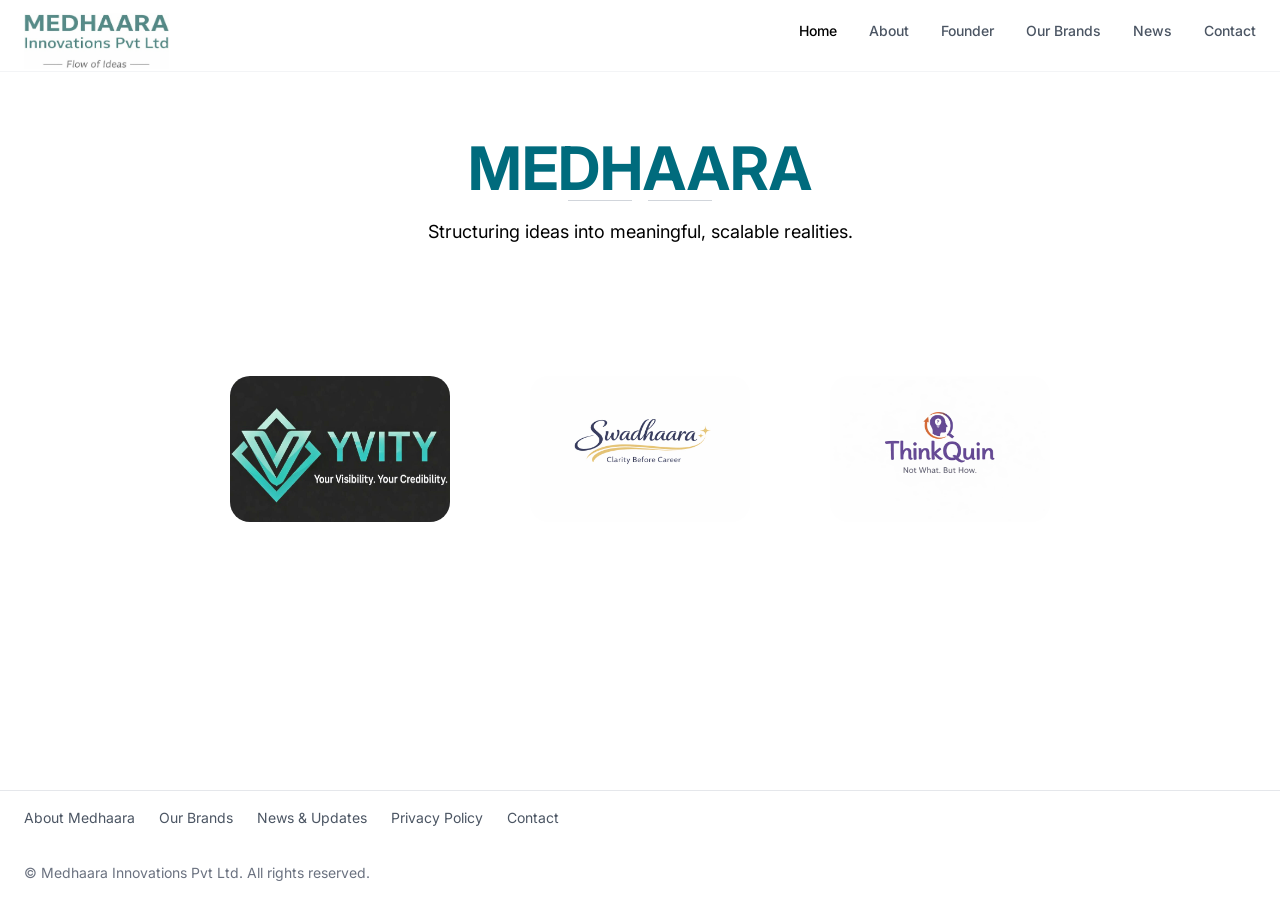
<file: index.html>
<!doctype html>
<html lang="en">
  <head>
    <meta charset="UTF-8" />
    <meta name="viewport" content="width=device-width, initial-scale=1.0" />
    <title>MEDHAARA | Flow of Ideas</title>
    <meta
      name="description"
      content="Structuring ideas into meaningful, scalable realities. Medhaara Innovations is a thinking ecosystem focused on clarity, discipline, and purposeful development."
    />
    <link rel="stylesheet" href="css/styles.css" />
  </head>
  <body>
    <div class="page-wrapper">
      <header id="header">
        <div class="header-content">
          <a href="index.html" class="logo">
            <img src="images/medhaara_logo_trans.png" alt="MEDHAARA Logo" />
          </a>
          <button class="menu-btn">
            <span></span>
            <span></span>
            <span></span>
          </button>
          <nav>
            <a href="index.html">Home</a>
            <a href="about.html">About</a>
            <a href="founder.html">Founder</a>
            <a href="brands.html">Our Brands</a>
            <a href="news.html">News</a>
            <a href="contact.html">Contact</a>
          </nav>
        </div>
      </header>

      <main id="bgimage">
        <section class="hero-section">
          <div class="section-container narrow-container">
            <div class="hero-content">
              <h1 style="height: 80px">MEDHAARA</h1>

              <div class="tagline-wrapper">
                <div class="divider"></div>
                <!-- <h2 class="tagline">Flow of Ideas</h2> -->
                <div class="divider"></div>
              </div>

              <p class="hero-description">
                Structuring ideas into meaningful, scalable realities.
              </p>
            </div>
          </div>
        </section>

        <section class="section-container brands-only">
          <div class="brands-logos">
            <img
              src="images/YVITY4.jpg"
              alt="YVITY Logo"
              style="height: 146px"
            />

            <img src="images/Swadhaara.jpeg" alt="Swadhaara Logo" />
            <img src="images/ThinkQuin.jpeg" alt="ThinkQuin Logo" />
          </div>
        </section>
      </main>

      <footer>
        <div class="footer-content">
          <div class="footer-nav">
            <a href="about.html">About Medhaara</a>
            <a href="brands.html">Our Brands</a>
            <a href="news.html">News & Updates</a>
            <a href="privacy.html">Privacy Policy</a>
            <a href="contact.html">Contact</a>
          </div>
          <div class="footer-copyright">
            © Medhaara Innovations Pvt Ltd. All rights reserved.
          </div>
        </div>
      </footer>
    </div>

    <script type="module" src="js/app.js"></script>
  </body>
</html>
</file>
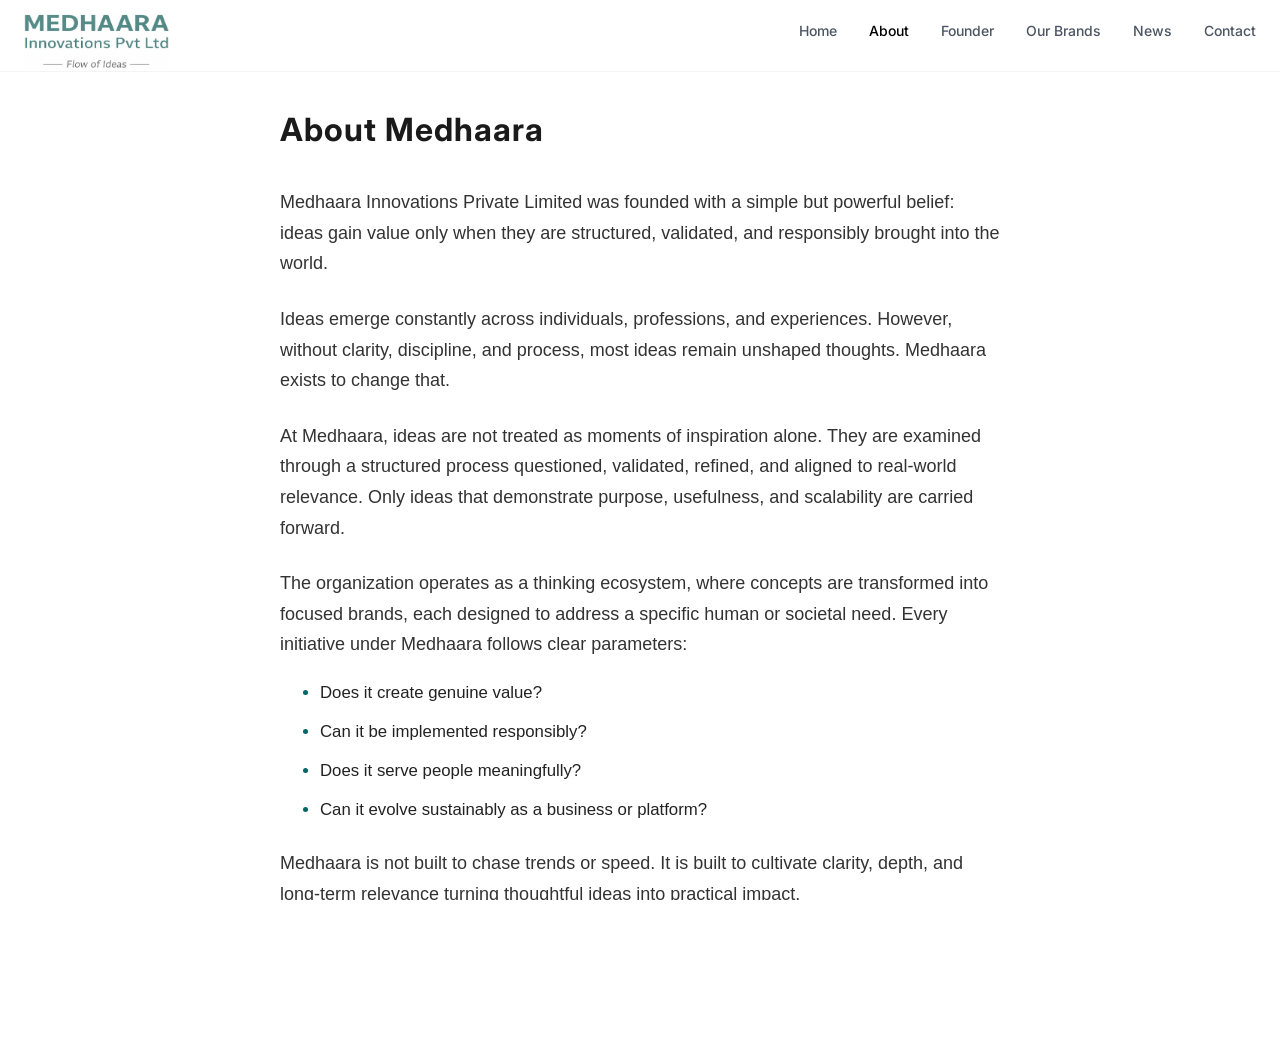
<file: about.html>
<!doctype html>
<html lang="en">
  <head>
    <meta charset="UTF-8" />
    <meta name="viewport" content="width=device-width, initial-scale=1.0" />
    <title>About Medhaara | MEDHAARA</title>
    <meta
      name="description"
      content="Learn about Medhaara Innovations - a thinking ecosystem dedicated to structuring ideas with discipline and clarity."
    />
    <link rel="stylesheet" href="css/styles.css" />
  </head>
  <body>
    <div class="page-wrapper">
      <header id="header">
        <div class="header-content">
          <a href="index.html" class="logo">
            <img src="images/medhaara_logo_trans.png" alt="MEDHAARA Logo" />
          </a>
          <button class="menu-btn">
            <span></span>
            <span></span>
            <span></span>
          </button>
          <nav>
            <a href="index.html">Home</a>
            <a href="about.html">About</a>
            <a href="founder.html">Founder</a>
            <a href="brands.html">Our Brands</a>
            <a href="news.html">News</a>
            <a href="contact.html">Contact</a>
          </nav>
        </div>
      </header>

      <main>
        <section class="section-container narrow-container">
          <h1 class="page-title">About Medhaara</h1>

          <div class="content-text">
            <p>
              Medhaara Innovations Private Limited was founded with a simple but
              powerful belief: ideas gain value only when they are structured,
              validated, and responsibly brought into the world.
            </p>
          </div>

          <div class="content-text">
            <p>
              Ideas emerge constantly across individuals, professions, and
              experiences. However, without clarity, discipline, and process,
              most ideas remain unshaped thoughts. Medhaara exists to change
              that.
            </p>
          </div>

          <div class="content-text">
            <p>
              At Medhaara, ideas are not treated as moments of inspiration
              alone. They are examined through a structured process questioned,
              validated, refined, and aligned to real-world relevance. Only
              ideas that demonstrate purpose, usefulness, and scalability are
              carried forward.
            </p>
          </div>

          <div class="content-text">
            <p>
              The organization operates as a thinking ecosystem, where concepts
              are transformed into focused brands, each designed to address a
              specific human or societal need. Every initiative under Medhaara
              follows clear parameters:
            </p>
            <ul class="parameters-list">
              <li>Does it create genuine value?</li>
              <li>Can it be implemented responsibly?</li>
              <li>Does it serve people meaningfully?</li>
              <li>Can it evolve sustainably as a business or platform?</li>
            </ul>
          </div>

          <div class="content-text">
            <p>
              Medhaara is not built to chase trends or speed. It is built to
              cultivate clarity, depth, and long-term relevance turning
              thoughtful ideas into practical impact.
            </p>
          </div>
        </section>
      </main>

      <footer>
        <div class="footer-content">
          <div class="footer-nav">
            <a href="about.html">About Medhaara</a>
            <a href="brands.html">Our Brands</a>
            <a href="news.html">News & Updates</a>
            <a href="privacy.html">Privacy Policy</a>
            <a href="contact.html">Contact</a>
          </div>
          <div class="footer-copyright">
            © Medhaara Innovations Pvt Ltd. All rights reserved.
          </div>
        </div>
      </footer>
    </div>

    <script type="module" src="js/app.js"></script>
  </body>
</html>
</file>
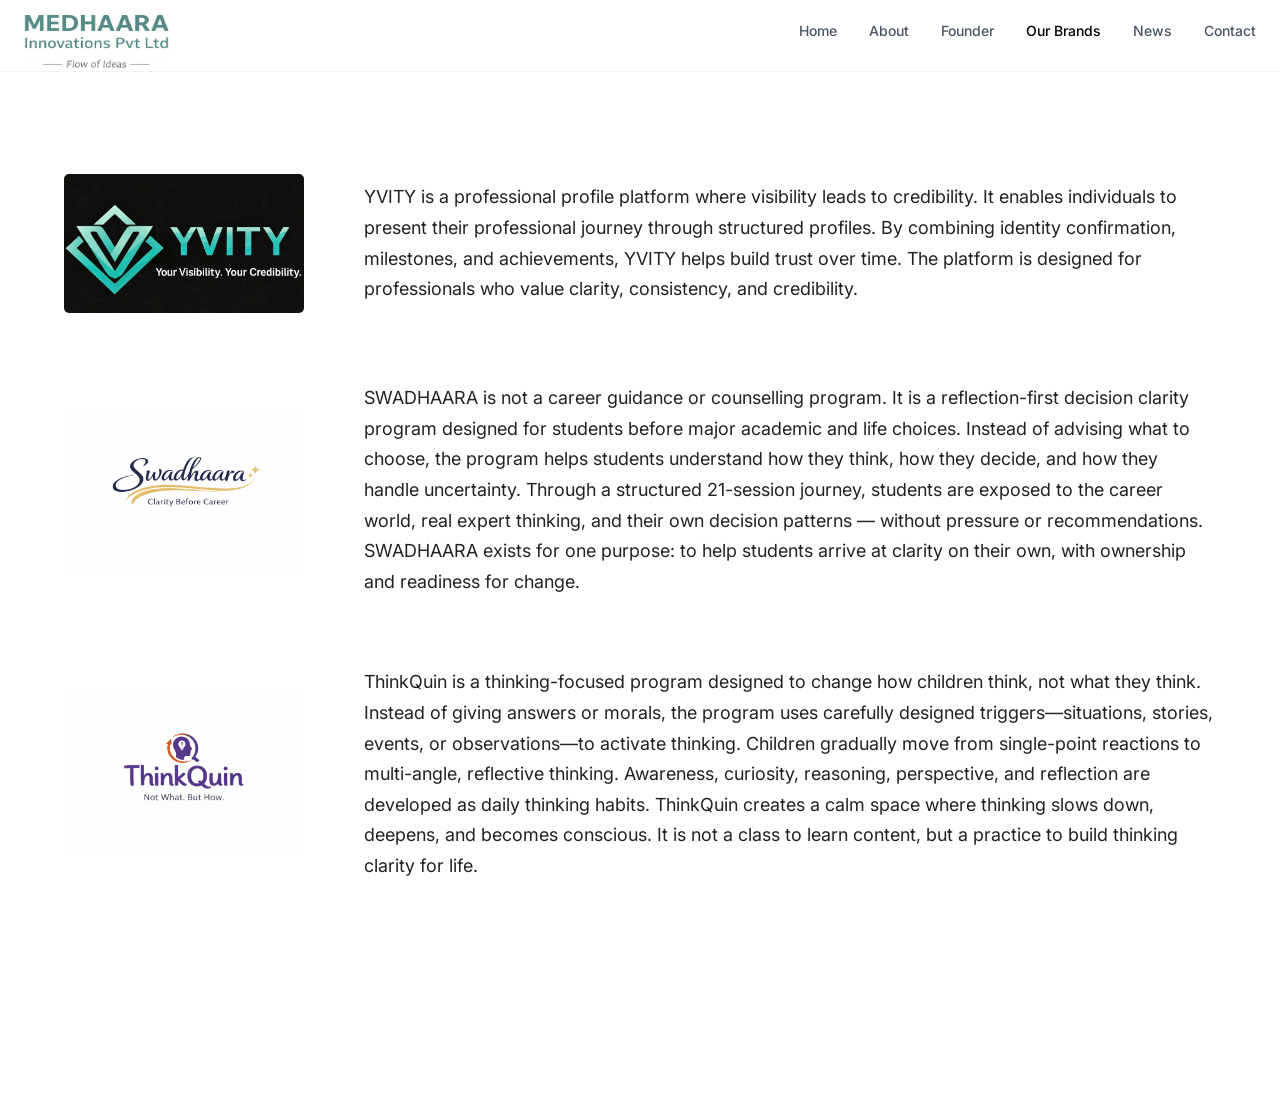
<file: brands.html>
<!doctype html>
<html lang="en">
  <head>
    <meta charset="UTF-8" />
    <meta name="viewport" content="width=device-width, initial-scale=1.0" />
    <title>Our Brands | MEDHAARA</title>
    <meta
      name="description"
      content="Discover YVITY, Swadhaara, and ThinkQuin - the three brands of Medhaara's thinking ecosystem."
    />
    <link rel="stylesheet" href="css/styles.css" />
  </head>
  <body>
    <div class="page-wrapper">
      <header id="header">
        <div class="header-content">
          <a href="index.html" class="logo">
            <img src="images/medhaara_logo_trans.png" alt="MEDHAARA Logo" />
          </a>
          <button class="menu-btn">
            <span></span>
            <span></span>
            <span></span>
          </button>
          <nav>
            <a href="index.html">Home</a>
            <a href="about.html">About</a>
            <a href="founder.html">Founder</a>
            <a href="brands.html">Our Brands</a>
            <a href="news.html">News</a>
            <a href="contact.html">Contact</a>
          </nav>
        </div>
      </header>

      <main>
        <section class="section-container brands-container">
          <div class="brand-item">
            <div class="brand-logo">
              <img src="images/YVITY4.jpg" alt="YVITY Logo" />
            </div>
            <div class="brand-content">
              <p>
                YVITY is a professional profile platform where visibility leads
                to credibility. It enables individuals to present their
                professional journey through structured profiles. By combining
                identity confirmation, milestones, and achievements, YVITY helps
                build trust over time. The platform is designed for
                professionals who value clarity, consistency, and credibility.
              </p>
            </div>
          </div>

          <div class="brand-item">
            <div class="brand-logo">
              <img src="images/Swadhaara.jpeg" alt="Swadhaara Logo" />
            </div>
            <div class="brand-content">
              <p>
                SWADHAARA is not a career guidance or counselling program. It is
                a reflection-first decision clarity program designed for
                students before major academic and life choices. Instead of
                advising what to choose, the program helps students understand
                how they think, how they decide, and how they handle
                uncertainty. Through a structured 21-session journey, students
                are exposed to the career world, real expert thinking, and their
                own decision patterns — without pressure or recommendations.
                SWADHAARA exists for one purpose: to help students arrive at
                clarity on their own, with ownership and readiness for change.
              </p>
            </div>
          </div>

          <div class="brand-item">
            <div class="brand-logo">
              <img src="images/ThinkQuin.jpeg" alt="ThinkQuin Logo" />
            </div>
            <div class="brand-content">
              <p>
                ThinkQuin is a thinking-focused program designed to change how
                children think, not what they think. Instead of giving answers
                or morals, the program uses carefully designed
                triggers—situations, stories, events, or observations—to
                activate thinking. Children gradually move from single-point
                reactions to multi-angle, reflective thinking. Awareness,
                curiosity, reasoning, perspective, and reflection are developed
                as daily thinking habits. ThinkQuin creates a calm space where
                thinking slows down, deepens, and becomes conscious. It is not a
                class to learn content, but a practice to build thinking clarity
                for life.
              </p>
            </div>
          </div>
        </section>
      </main>

      <footer>
        <div class="footer-content">
          <div class="footer-nav">
            <a href="about.html">About Medhaara</a>
            <a href="brands.html">Our Brands</a>
            <a href="news.html">News & Updates</a>
            <a href="privacy.html">Privacy Policy</a>
            <a href="contact.html">Contact</a>
          </div>
          <div class="footer-copyright">
            © Medhaara Innovations Pvt Ltd. All rights reserved.
          </div>
        </div>
      </footer>
    </div>

    <script type="module" src="js/app.js"></script>
  </body>
</html>
</file>
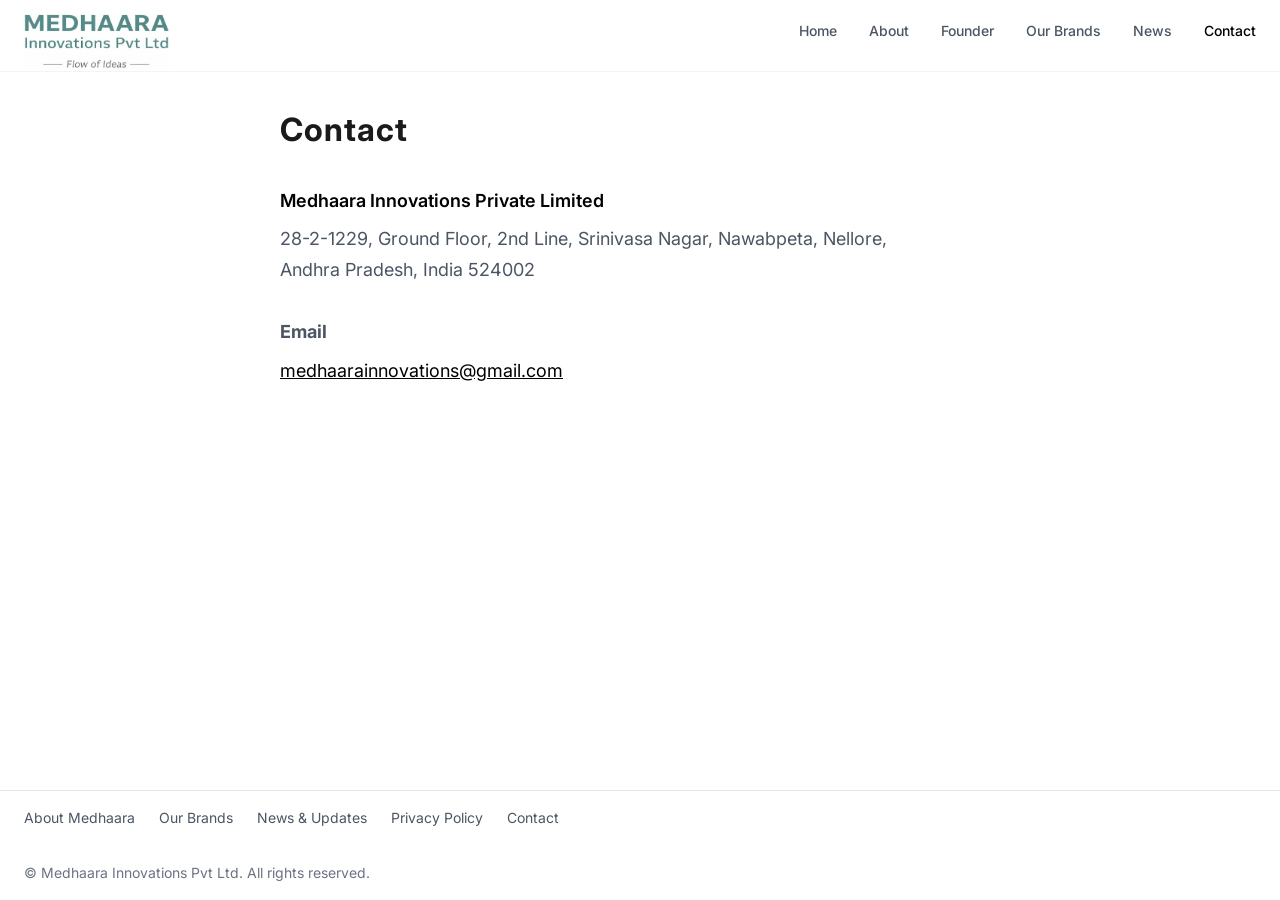
<file: contact.html>
<!doctype html>
<html lang="en">
  <head>
    <meta charset="UTF-8" />
    <meta name="viewport" content="width=device-width, initial-scale=1.0" />
    <title>Contact | MEDHAARA</title>
    <meta
      name="description"
      content="Get in touch with Medhaara Innovations."
    />
    <link rel="stylesheet" href="css/styles.css" />
  </head>
  <body>
    <div class="page-wrapper">
      <header id="header">
        <div class="header-content">
          <a href="index.html" class="logo">
            <img src="images/medhaara_logo_trans.png" alt="MEDHAARA Logo" />
          </a>
          <button class="menu-btn">
            <span></span>
            <span></span>
            <span></span>
          </button>
          <nav>
            <a href="index.html">Home</a>
            <a href="about.html">About</a>
            <a href="founder.html">Founder</a>
            <a href="brands.html">Our Brands</a>
            <a href="news.html">News</a>
            <a href="contact.html">Contact</a>
          </nav>
        </div>
      </header>

      <main>
        <section class="section-container narrow-container">
          <h1 class="page-title">Contact</h1>

          <div class="contact-block">
            <h2>Medhaara Innovations Private Limited</h2>
            <p>
              <!-- For inquiries, partnerships, or questions about our work, please
              reach out to us directly. -->
              28-2-1229, Ground Floor, 2nd Line, Srinivasa Nagar, Nawabpeta,
              Nellore, <br />Andhra Pradesh, India 524002
            </p>
          </div>

          <div class="contact-block">
            <p><strong>Email</strong></p>
            <p>
              <a
                href="mailto:medhaarainnovations@gmail.com"
                class="contact-link"
                >medhaarainnovations@gmail.com</a
              >
            </p>
          </div>
        </section>
      </main>

      <footer>
        <div class="footer-content">
          <div class="footer-nav">
            <a href="about.html">About Medhaara</a>
            <a href="brands.html">Our Brands</a>
            <a href="news.html">News & Updates</a>
            <a href="privacy.html">Privacy Policy</a>
            <a href="contact.html">Contact</a>
          </div>
          <div class="footer-copyright">
            © Medhaara Innovations Pvt Ltd. All rights reserved.
          </div>
        </div>
      </footer>
    </div>
    <script type="module" src="js/app.js"></script>
  </body>
</html>
</file>
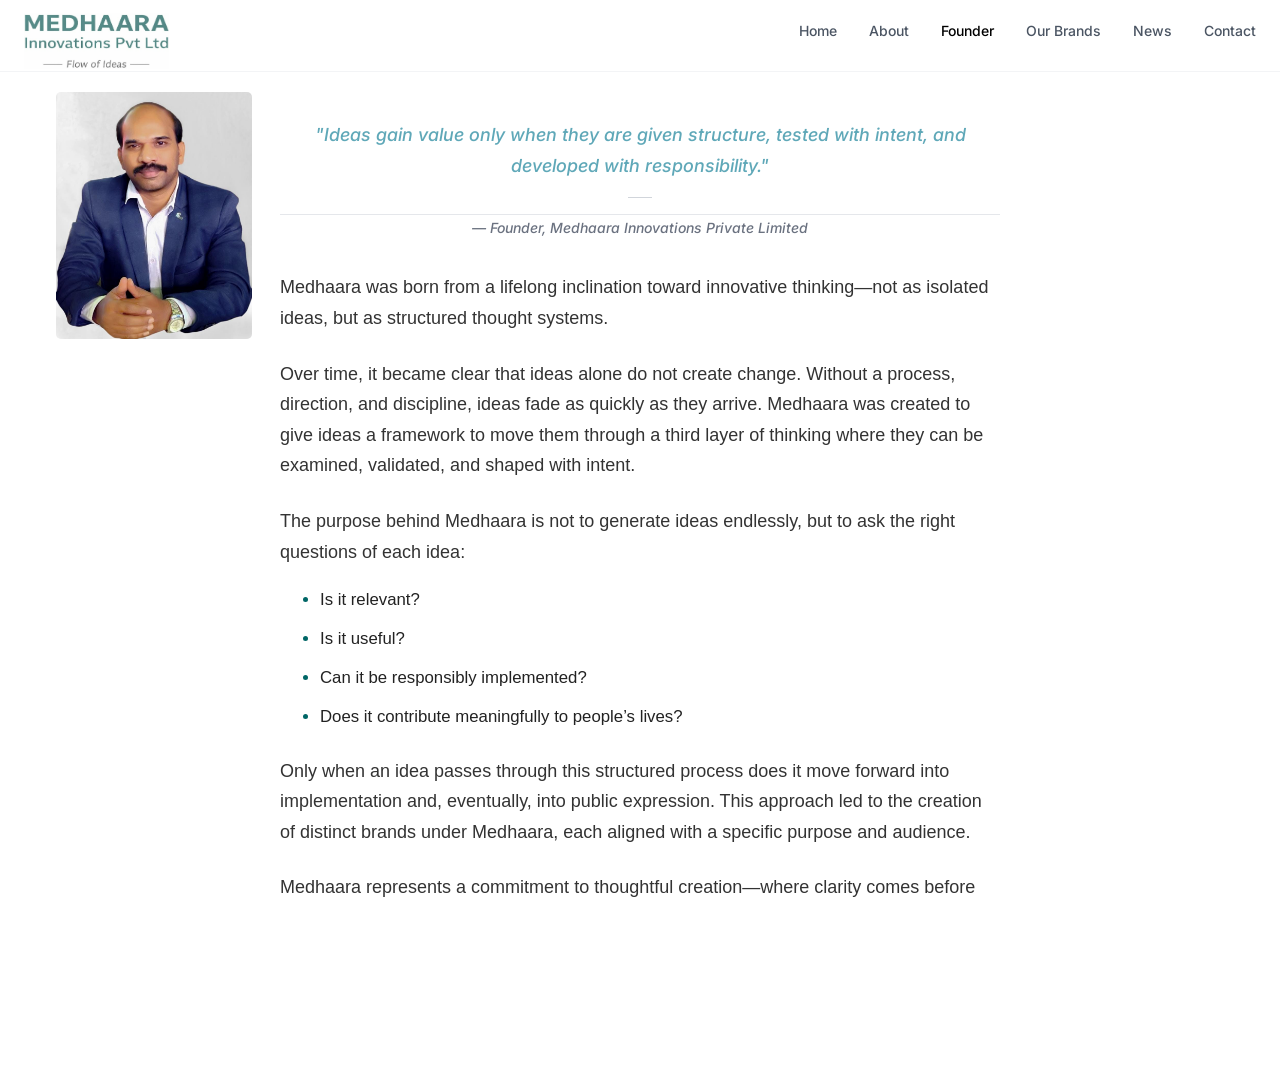
<file: founder.html>
<!doctype html>
<html lang="en">
  <head>
    <meta charset="UTF-8" />
    <meta name="viewport" content="width=device-width, initial-scale=1.0" />
    <title>Founder | MEDHAARA</title>
    <meta
      name="description"
      content="Meet the founder of Medhaara Innovations - driven by a vision of structured thinking and responsible innovation."
    />
    <link rel="stylesheet" href="css/styles.css" />
  </head>
  <body>
    <div class="page-wrapper">
      <header id="header">
        <div class="header-content">
          <a href="index.html" class="logo">
            <img src="images/medhaara_logo_trans.png" alt="MEDHAARA Logo" />
          </a>
          <button class="menu-btn">
            <span></span>
            <span></span>
            <span></span>
          </button>
          <nav>
            <a href="index.html">Home</a>
            <a href="about.html">About</a>
            <a href="founder.html">Founder</a>
            <a href="brands.html">Our Brands</a>
            <a href="news.html">News</a>
            <a href="contact.html">Contact</a>
          </nav>
        </div>
      </header>

      <main>
        <section
          class="section-container narrow-container"
          style="position: relative"
        >
          <div class="founder-image-wrapper">
            <img
              src="images/founder_1.jpeg"
              alt="Founder"
              class="founder-img"
            />
          </div>

          <div class="quote-section">
            <blockquote>
              <p>
                "Ideas gain value only when they are given structure, tested
                with intent, and developed with responsibility."
              </p>
              <div class="quote-divider"></div>
              <footer class="quote-footer">
                — Founder, Medhaara Innovations Private Limited
              </footer>
            </blockquote>
          </div>

          <div class="content-text">
            <p>
              Medhaara was born from a lifelong inclination toward innovative
              thinking—not as isolated ideas, but as structured thought systems.
            </p>
          </div>

          <div class="content-text">
            <p>
              Over time, it became clear that ideas alone do not create change.
              Without a process, direction, and discipline, ideas fade as
              quickly as they arrive. Medhaara was created to give ideas a
              framework to move them through a third layer of thinking where
              they can be examined, validated, and shaped with intent.
            </p>
          </div>

          <div class="content-text">
            <p>
              The purpose behind Medhaara is not to generate ideas endlessly,
              but to ask the right questions of each idea:
            </p>
            <ul class="parameters-list">
              <li>Is it relevant?</li>
              <li>Is it useful?</li>
              <li>Can it be responsibly implemented?</li>
              <li>Does it contribute meaningfully to people’s lives?</li>
            </ul>
          </div>

          <div class="content-text">
            <p>
              Only when an idea passes through this structured process does it
              move forward into implementation and, eventually, into public
              expression. This approach led to the creation of distinct brands
              under Medhaara, each aligned with a specific purpose and audience.
            </p>
          </div>

          <div class="content-text">
            <p>
              Medhaara represents a commitment to thoughtful creation—where
              clarity comes before scale, and intention comes before execution.
            </p>
          </div>
        </section>
      </main>

      <footer>
        <div class="footer-content">
          <div class="footer-nav">
            <a href="about.html">About Medhaara</a>
            <a href="brands.html">Our Brands</a>
            <a href="news.html">News & Updates</a>
            <a href="privacy.html">Privacy Policy</a>
            <a href="contact.html">Contact</a>
          </div>
          <div class="footer-copyright">
            © Medhaara Innovations Pvt Ltd. All rights reserved.
          </div>
        </div>
      </footer>
    </div>

    <script type="module" src="js/app.js"></script>
  </body>
</html>
</file>
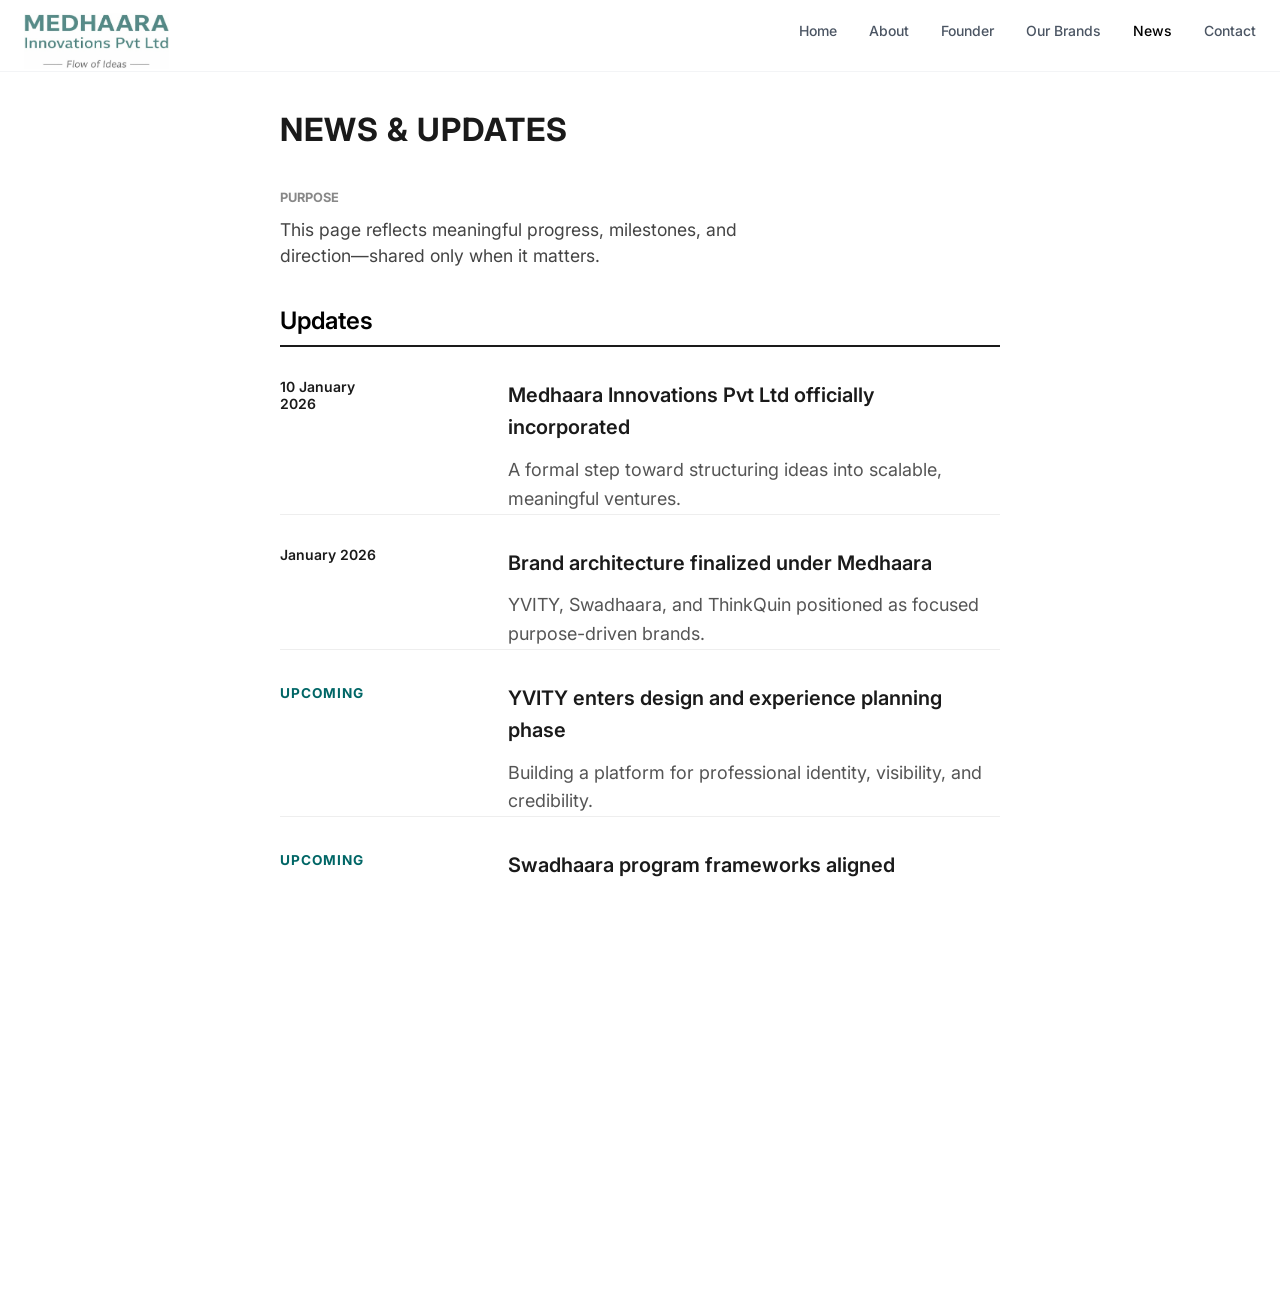
<file: news.html>
<!doctype html>
<html lang="en">
  <head>
    <meta charset="UTF-8" />
    <meta name="viewport" content="width=device-width, initial-scale=1.0" />
    <title>News & Updates | MEDHAARA</title>
    <meta
      name="description"
      content="Latest news and updates from Medhaara Innovations."
    />
    <link rel="stylesheet" href="css/styles.css" />
  </head>
  <body>
    <div class="page-wrapper">
      <header id="header">
        <div class="header-content">
          <a href="index.html" class="logo">
            <img src="images/medhaara_logo_trans.png" alt="MEDHAARA Logo" />
          </a>
          <button class="menu-btn">
            <span></span>
            <span></span>
            <span></span>
          </button>
          <nav>
            <a href="index.html">Home</a>
            <a href="about.html">About</a>
            <a href="founder.html">Founder</a>
            <a href="brands.html">Our Brands</a>
            <a href="news.html">News</a>
            <a href="contact.html">Contact</a>
          </nav>
        </div>
      </header>

      <main>
        <section class="section-container narrow-container">
          <div class="news-header">
            <h1 class="page-title">NEWS & UPDATES</h1>
            <div class="purpose-box">
              <p class="label">Purpose</p>
              <p class="purpose-text">
                This page reflects meaningful progress, milestones, and
                direction—shared only when it matters.
              </p>
            </div>
          </div>

          <div class="news-list">
            <h2 class="section-subtitle">Updates</h2>

            <div class="news-row">
              <div class="news-meta">
                <p class="news-date">10 January<br />2026</p>
              </div>
              <div class="news-content">
                <h3 class="news-item-title">
                  Medhaara Innovations Pvt Ltd officially incorporated
                </h3>
                <p>
                  A formal step toward structuring ideas into scalable,
                  meaningful ventures.
                </p>
              </div>
            </div>

            <div class="news-row">
              <div class="news-meta">
                <p class="news-date">January 2026</p>
              </div>
              <div class="news-content">
                <h3 class="news-item-title">
                  Brand architecture finalized under Medhaara
                </h3>
                <p>
                  YVITY, Swadhaara, and ThinkQuin positioned as focused
                  purpose-driven brands.
                </p>
              </div>
            </div>

            <div class="news-row">
              <div class="news-meta">
                <p class="status-tag upcoming">Upcoming</p>
              </div>
              <div class="news-content">
                <h3 class="news-item-title">
                  YVITY enters design and experience planning phase
                </h3>
                <p>
                  Building a platform for professional identity, visibility, and
                  credibility.
                </p>
              </div>
            </div>

            <div class="news-row">
              <div class="news-meta">
                <p class="status-tag upcoming">Upcoming</p>
              </div>
              <div class="news-content">
                <h3 class="news-item-title">
                  Swadhaara program frameworks aligned
                </h3>
                <p>Focused on bringing clarity before career decisions.</p>
              </div>
            </div>

            <div class="news-row">
              <div class="news-meta">
                <p class="status-tag concept">Concept Stage</p>
              </div>
              <div class="news-content">
                <h3 class="news-item-title">
                  ThinkQuin storytelling framework finalized
                </h3>
                <p>
                  Introducing thinking habits to children through structured
                  narratives.
                </p>
              </div>
            </div>
          </div>

          <div class="news-footer-note">
            <p>
              At Medhaara, <br />progress is intentional—shared with clarity,
              not noise.
            </p>
          </div>
        </section>
      </main>

      <footer>
        <div class="footer-content">
          <div class="footer-nav">
            <a href="about.html">About Medhaara</a>
            <a href="brands.html">Our Brands</a>
            <a href="news.html">News & Updates</a>
            <a href="privacy.html">Privacy Policy</a>
            <a href="contact.html">Contact</a>
          </div>
          <div class="footer-copyright">
            © Medhaara Innovations Pvt Ltd. All rights reserved.
          </div>
        </div>
      </footer>
    </div>

    <script type="module" src="js/app.js"></script>
  </body>
</html>
</file>
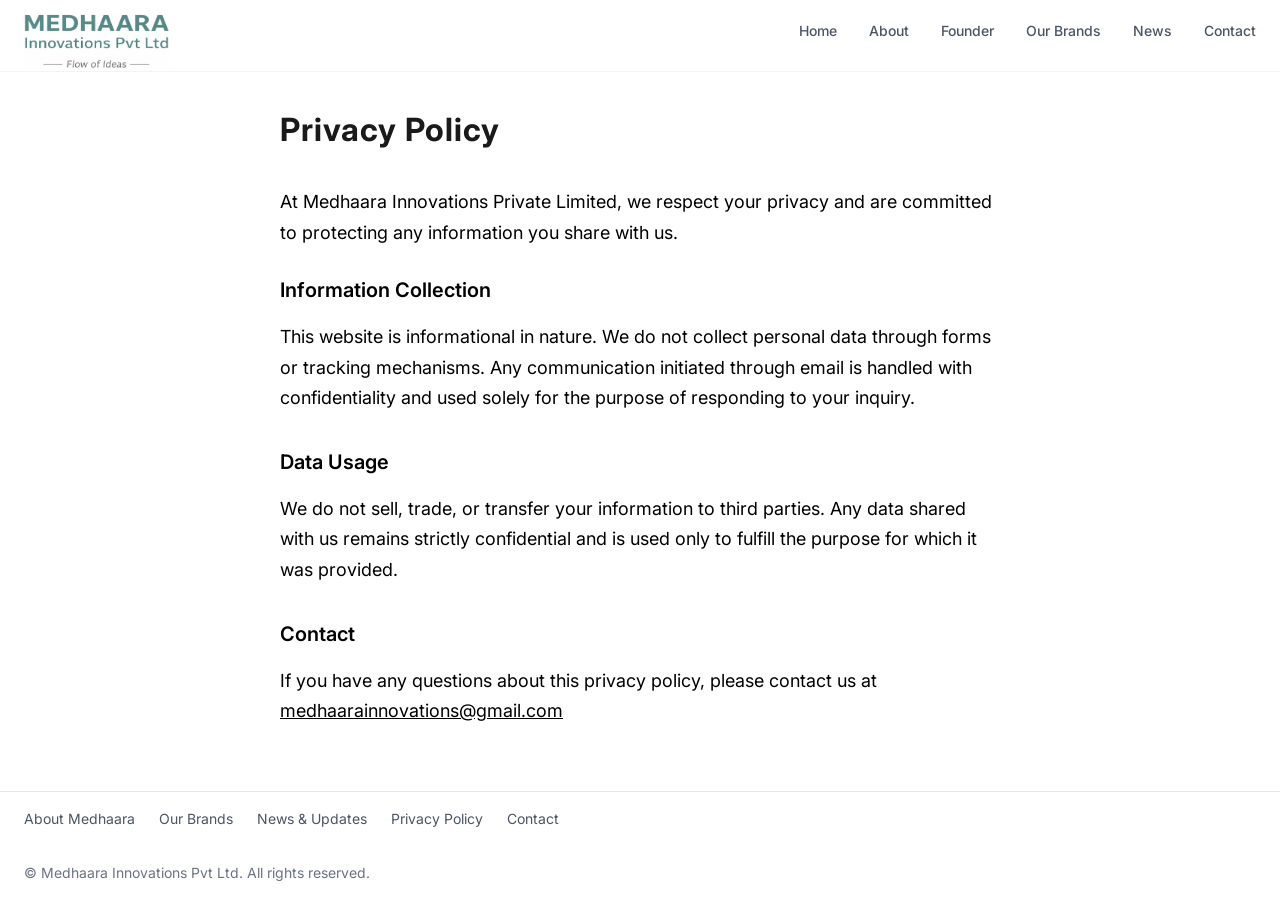
<file: privacy.html>
<!doctype html>
<html lang="en">
  <head>
    <meta charset="UTF-8" />
    <meta name="viewport" content="width=device-width, initial-scale=1.0" />
    <title>Privacy Policy | MEDHAARA</title>
    <meta
      name="description"
      content="Privacy policy for Medhaara Innovations."
    />
    <link rel="stylesheet" href="css/styles.css" />
  </head>
  <body>
    <div class="page-wrapper">
      <header id="header">
        <div class="header-content">
          <a href="index.html" class="logo">
            <img src="images/medhaara_logo_trans.png" alt="MEDHAARA Logo" />
          </a>
          <button class="menu-btn">
            <span></span>
            <span></span>
            <span></span>
          </button>
          <nav>
            <a href="index.html">Home</a>
            <a href="about.html">About</a>
            <a href="founder.html">Founder</a>
            <a href="brands.html">Our Brands</a>
            <a href="news.html">News</a>
            <a href="contact.html">Contact</a>
          </nav>
        </div>
      </header>

      <main>
        <section class="section-container narrow-container">
          <h1 class="page-title">Privacy Policy</h1>

          <p>
            At Medhaara Innovations Private Limited, we respect your privacy and
            are committed to protecting any information you share with us.
          </p>
          <br />

          <div class="privacy-section">
            <h2>Information Collection</h2>
            <p>
              This website is informational in nature. We do not collect
              personal data through forms or tracking mechanisms. Any
              communication initiated through email is handled with
              confidentiality and used solely for the purpose of responding to
              your inquiry.
            </p>
          </div>

          <div class="privacy-section">
            <h2>Data Usage</h2>
            <p>
              We do not sell, trade, or transfer your information to third
              parties. Any data shared with us remains strictly confidential and
              is used only to fulfill the purpose for which it was provided.
            </p>
          </div>

          <div class="privacy-section">
            <h2>Contact</h2>
            <p>
              If you have any questions about this privacy policy, please
              contact us at
              <a
                href="mailto:medhaarainnovations@gmail.com"
                class="contact-link"
                >medhaarainnovations@gmail.com</a
              >
            </p>
          </div>
        </section>
      </main>

      <footer>
        <div class="footer-content">
          <div class="footer-nav">
            <a href="about.html">About Medhaara</a>
            <a href="brands.html">Our Brands</a>
            <a href="news.html">News & Updates</a>
            <a href="privacy.html">Privacy Policy</a>
            <a href="contact.html">Contact</a>
          </div>
          <div class="footer-copyright">
            © Medhaara Innovations Pvt Ltd. All rights reserved.
          </div>
        </div>
      </footer>
    </div>

    <script type="module" src="js/app.js"></script>
  </body>
</html>
</file>
<file: css/styles.css>
@import url("https://fonts.googleapis.com/css2?family=Inter:wght@400;500;600;700&display=swap");

:root {
  --color-pacific-sea: #006b7d;
  --color-cascades: #5fa8b8;
  --color-yvity-teal: #14b8a6;
  --color-swadhaara-navy: #1e3a5f;
  --color-swadhaara-gold: #d4af37;
  --color-thinkquin-dark: #2d3748;
  --color-text-primary: #000000;
  --color-text-muted: #6b7280;
  --color-background: #ffffff;
  --color-border: #e5e7eb;
}

* {
  margin: 0;
  padding: 0;
  box-sizing: border-box;
}

.logo {
  display: flex;
  align-items: center;
  gap: 8px;
  text-decoration: none;
}

header {
  height: 72px; /* adjust if needed */
}

.logo {
  display: flex;
  align-items: center;
  gap: 8px;
  text-decoration: none;
}

/* 1. Target the logo image specifically */
.logo img {
  /* Increase height to your desired size */
  height: 55px !important;
  width: auto !important;

  /* These two lines allow the logo to grow BIGGER than the header 
       without pushing the 'Home', 'About', etc. links around */
  position: absolute;
  top: 50%;
  transform: translateY(-50%);

  /* Ensure it stays on top of other elements */
  z-index: 10;
  margin-top: 10px;
}

/* 2. Ensure the parent anchor tag has a relative position for the absolute image */
.logo {
  position: relative;
  display: inline-block;
  width: 250px; /* Give the larger logo enough horizontal 'room' */
  height: 100%; /* Match the header height */
}

/* 3. Mobile adjustments (Optional but recommended) */
@media (max-width: 768px) {
  .logo img {
    height: 60px; /* Keeps the logo from being too huge on phones */
  }
}
html,
body {
  width: 100%;
  height: 100%;
  overflow-x: hidden; /* IMPORTANT */
}

html,
body {
  width: 100%;
  max-width: 100%;
  overflow-x: hidden;
}

html,
body {
  overflow-x: auto;
}

/* Hide scrollbar (Chrome / Edge / Safari) */
body::-webkit-scrollbar {
  display: none;
}

/* Hide scrollbar (Firefox) */
body {
  scrollbar-width: none;
}

body {
  font-family:
    "Inter",
    -apple-system,
    BlinkMacSystemFont,
    "Segoe UI",
    sans-serif;
  -webkit-font-smoothing: antialiased;
  -moz-osx-font-smoothing: grayscale;
  background-color: var(--color-background);
  color: var(--color-text-primary);
  line-height: 1.6;
}

/* Layout */
.page-wrapper {
  display: flex;
  flex-direction: column;
  min-height: 100vh;
}

main {
  flex: 1;
}

#bgimage {
  background-image: url("https://wallpapershome.com/images/pages/pic_h/12585.jpg");
  background-size: cover;
  background-position: center;
  background-repeat: no-repeat;
  background-attachment: fixed; /* nice premium effect */
  position: relative;
}

/* Overlay for readability */
main::before {
  content: "";
  position: absolute;
  inset: 0;
  /* background: rgba(255, 255, 255, 0.85);white overlay */
  z-index: 0;
}

/* Ensure content stays above overlay */
main > * {
  position: relative;
  z-index: 1;
}
/* Header */
header {
  background-color: var(--color-background);
  border-bottom: 1px solid #f3f4f6;
  position: sticky;
}

#header {
  position: sticky;
  top: 0;
  z-index: 1000;
}

.header-content {
  max-width: 80rem;
  margin: 0 auto;
  padding: 1.25rem 1.5rem;
  display: flex;
  justify-content: space-between;
  align-items: center;
}

.logo {
  font-size: 1.25rem;
  font-weight: 700;
  color: var(--color-pacific-sea);
  text-decoration: none;
}

.logo:hover {
  text-decoration: none;
}

/* ================================
   HOME – BRANDS LOGOS ONLY
================================ */

.brands-only {
  padding: 80px 0 120px;
}

.brands-logos {
  display: flex;
  justify-content: center;
  align-items: center;
  gap: 80px;
  flex-wrap: wrap;
}

.brands-logos img {
  max-width: 200px;
  height: auto;
  opacity: 0.9;
  transition:
    transform 0.3s ease,
    opacity 0.3s ease;
  border-radius: 20px;
}

.brands-logos img:hover {
  transform: scale(1.05);
  opacity: 1;
}

/* Navigation */
nav {
  display: none;
}

nav.active {
  display: flex;
  flex-direction: column;
  gap: 1rem;
  position: absolute;
  top: 100%;
  left: 0;
  right: 0;
  background: var(--color-background);
  border-bottom: 1px solid #f3f4f6;
  padding: 1.5rem;
}

nav a {
  font-size: 0.875rem;
  font-weight: 500;
  color: #4b5563;
  text-decoration: none;
  transition: color 0.3s;
}

nav a:hover,
nav a.active {
  color: var(--color-text-primary);
}

.menu-btn {
  display: flex;
  flex-direction: column;
  gap: 0.375rem;
  background: none;
  border: none;
  cursor: pointer;
  padding: 0;
}

.menu-btn span {
  width: 1.5rem;
  height: 2px;
  background-color: var(--color-text-primary);
  display: block;
  transition: all 0.3s;
}

.menu-btn.active span:nth-child(1) {
  transform: rotate(45deg) translate(0.5rem, 0.5rem);
}

.menu-btn.active span:nth-child(2) {
  opacity: 0;
}

.menu-btn.active span:nth-child(3) {
  transform: rotate(-45deg) translate(0.4rem, -0.4rem);
}

@media (min-width: 768px) {
  nav {
    display: flex;
    position: static;
    flex-direction: row;
    gap: 2rem;
    background: none;
    border: none;
    padding: 0;
  }

  .menu-btn {
    display: none;
  }
}

/* Typography */
h1 {
  font-size: clamp(2rem, 5vw, 3.75rem);
  font-weight: 700;
  color: var(--color-pacific-sea);
}

h2 {
  font-size: clamp(1.25rem, 3vw, 2.25rem);
  font-weight: 600;
}

h3 {
  font-size: clamp(1.125rem, 2.5vw, 1.5rem);
  font-weight: 600;
}

p {
  font-size: clamp(1rem, 1.5vw, 1.125rem);
  line-height: 1.7;
}

.tagline {
  font-size: clamp(1.125rem, 2vw, 1.5rem);
  font-weight: 500;
  color: var(--color-cascades);
}

blockquote {
  font-size: clamp(1.125rem, 2vw, 1.375rem);
  font-weight: 500;
  font-style: italic;
  color: var(--color-cascades);
  line-height: 1.8;
}

.text-muted {
  color: var(--color-text-muted);
  font-size: 0.875rem;
}

/* Sections */
section {
  padding: 2rem 1.5rem;
}

.hero-section {
  padding: 2rem 1.5rem;
  text-align: center;
}

@media (min-width: 768px) {
  .hero-section {
    padding: 3rem 1.5rem;
  }
}

.section-container {
  max-width: 80rem;
  margin: 0 auto;
}

.narrow-container {
  max-width: 48rem;
  margin: 0 auto;
}

/* Hero Content */
/* .hero-content h1 {
  margin-bottom: 1.5rem;
} */

.tagline-wrapper {
  display: flex;
  align-items: center;
  justify-content: center;
  gap: 1rem;
  margin-bottom: 1rem;
}

.divider {
  width: 4rem;
  height: 1px;
  background-color: #d1d5db;
}

.hero-description {
  color: var(--color-text-primary);
  /* max-width: 40rem; */
  margin: 0 auto;
}

/* Brands Grid */
.brands-grid {
  display: grid;
  grid-template-columns: 1fr;
  gap: 1rem;
  margin-top: 2rem;
}

@media (min-width: 768px) {
  .brands-grid {
    grid-template-columns: repeat(3, 1fr);
    gap: 4rem;
    margin-top: 25px;
  }
}

.brand-block {
  text-align: center;
}

@media (min-width: 768px) {
  .brand-block {
    text-align: left;
  }
}

.brand-block h3 {
  margin-bottom: 0.75rem;
}

.brand-block p {
  color: var(--color-text-primary);
}

/* Brand Colors */
.brand-yvity {
  color: var(--color-yvity-teal);
}

.brand-swadhaara {
  color: var(--color-swadhaara-navy);
}

.brand-thinkquin {
  color: var(--color-thinkquin-dark);
}

/* Content Sections */
.page-title {
  font-size: clamp(1.875rem, 4vw, 2.25rem);
  font-weight: 700;
  color: var(--color-pacific-sea);
  margin-bottom: 3rem;
}

.content-text {
  margin-bottom: 2rem;
  color: var(--color-text-primary);
}

.content-text:last-child {
  margin-bottom: 0;
}

/* Quote Section */
.quote-section {
  text-align: center;
  margin-bottom: 1rem;
  padding: 1rem 0;
}

.quote-divider {
  width: 1.5rem;
  height: 1px;
  background-color: #d1d5db;
  margin: 1rem auto;
}

.quote-footer {
  font-size: 0.875rem;
  color: var(--color-text-muted);
  margin-top: 1rem;
}

/* Brands Rows */
.brand-row {
  border-bottom: 1px solid #e5e7eb;
  padding: 3rem 0;
  display: grid;
  gap: 2rem;
  display: flex;
  align-items: center;
  margin-bottom: 60px;
  gap: 40px;
}

.brands-logos img,
.brand-name-container img {
  width: 220px;
  max-width: 100%;
  display: block;
}

.brand-row-description {
  flex: 1;
}

@media (min-width: 768px) {
  .brand-row {
    display: grid;
    /* Fixed width for the left column ensures the straight 'red line' alignment */
    grid-template-columns: 280px 1fr;
    gap: 4rem;
    align-items: start;
    padding: 3rem 0;
    border-bottom: 1px solid #eee;
  }
}

/* Tagline Styling */
.brand-tagline {
  display: block;
  font-size: 0.85rem; /* Small size as requested */
  color: #666;
  margin-top: 4px;
  font-weight: 400;
  letter-spacing: 0.5px;
}

/* Ensure Name and Tagline are grouped */
.brand-name-container {
  display: flex;
  flex-direction: column;
}

.brand-row-name {
  margin: 0;
  font-size: 2rem;
  font-weight: 700;
}

.brand-row-description p {
  margin: 0;
  line-height: 1.6;
  font-size: 1.1rem;
}

.brand-row:last-child {
  border-bottom: none;
}

.brand-row-name {
  font-size: clamp(1.5rem, 2.5vw, 2.25rem);
  font-weight: 600;
}

.brand-row-description {
  color: var(--color-text-primary);
}

/* News List */
.news-list {
  display: flex;
  flex-direction: column;
  gap: 2rem;
}

.news-item {
  border-bottom: 1px solid #e5e7eb;
  padding-bottom: 2rem;
}

.news-item:last-child {
  border-bottom: none;
}

.news-date {
  font-size: 0.875rem;
  color: var(--color-text-muted);
  margin-bottom: 0.5rem;
}

.news-title {
  font-size: clamp(1.125rem, 2vw, 1.5rem);
  font-weight: 600;
  color: var(--color-text-primary);
  margin-bottom: 0.75rem;
}

.news-description {
  color: var(--color-text-primary);
}

/* Contact Section */
.contact-block {
  margin-bottom: 2rem;
}

.contact-block h2 {
  font-size: 1.125rem;
  font-weight: 600;
  margin-bottom: 0.5rem;
  color: var(--color-text-primary);
}

.contact-block p {
  margin-bottom: 0.5rem;
  color: #4b5563;
}

.contact-link {
  color: var(--color-text-primary);
  text-decoration: underline;
}

.contact-link:hover {
  text-decoration: none;
}

/* Footer */
footer {
  border-top: 1px solid #e5e7eb;
  background-color: var(--color-background);
  /* margin-top: 6rem; */
  position: relative;
  z-index: 999;
}

.footer-content {
  max-width: 80rem;
  margin: 0 auto;
  padding: 1rem 1.5rem;
}

.footer-nav {
  display: flex;
  flex-wrap: wrap;
  gap: 1.5rem;
  justify-content: center;
  margin-bottom: 2rem;
}

@media (min-width: 768px) {
  .footer-nav {
    justify-content: flex-start;
  }
}

.footer-nav a {
  font-size: 0.875rem;
  color: #4b5563;
  text-decoration: none;
  transition: color 0.3s;
}

.footer-nav a:hover {
  color: var(--color-text-primary);
}

.footer-copyright {
  font-size: 0.875rem;
  color: var(--color-text-muted);
  text-align: center;
}

@media (min-width: 768px) {
  .footer-copyright {
    text-align: left;
  }
}

/* Privacy Content */
.privacy-section {
  margin-bottom: 2rem;
}

.privacy-section h2 {
  font-size: 1.25rem;
  font-weight: 600;
  margin-bottom: 1rem;
  color: var(--color-text-primary);
}

.privacy-section p {
  color: var(--color-text-primary);
}

/* Responsive */
@media (max-width: 767px) {
  section {
    padding: 2rem 1.5rem;
  }

  .brand-block {
    text-align: center;
  }

  /*.brand-row {
    text-align: center;
  }*/

  .footer-nav {
    justify-content: center;
  }
}

/* Container for the text blocks */
.content-text {
  margin-bottom: 25px;
  line-height: 1.6;
  color: #333; /* Matches the dark grey text in your image */
  font-family: "Arial", sans-serif; /* Replace with your site's specific font */
}

/* Styling the list */
.parameters-list {
  list-style-type: disc;
  margin-top: 20px;
  padding-left: 40px; /* Indents the list from the paragraph */
}

.parameters-list li {
  margin-bottom: 12px; /* Adds space between each question */
  font-size: 1.05rem;
  font-weight: 400;
  color: #222;
}

/* Optional: Make the bullets a specific color to match the Medhaara logo */
.parameters-list li::marker {
  color: #006666; /* Example teal color from your header */
}

/* Header Styling */
.news-header {
  margin-bottom: 2rem;
}

.page-title {
  font-size: 2rem;
  letter-spacing: 1px;
  margin-bottom: 2rem;
  color: #1a1a1a;
}

.purpose-box {
  max-width: 500px;
}

.purpose-box .label {
  font-weight: bold;
  text-transform: uppercase;
  font-size: 0.8rem;
  color: #888;
  margin-bottom: 0.5rem;
}

.purpose-text {
  font-size: 1.1rem;
  line-height: 1.5;
  color: #444;
}

.section-subtitle {
  font-size: 1.5rem;
  /* margin-bottom: 2rem; */
  border-bottom: 2px solid #1a1a1a;
  display: inline-block;
  padding-bottom: 5px;
}

/* The Grid Layout for Straight Alignment */
.news-row {
  display: grid;
  grid-template-columns: 180px 1fr; /* Fixed width for dates/status */
  gap: 3rem;
  /* padding: 2.5rem 0; */
  border-bottom: 1px solid #eee;
}

.news-meta {
  text-align: left;
}

.news-date {
  font-weight: 600;
  line-height: 1.2;
  color: #1a1a1a;
}

.status-tag {
  font-size: 0.85rem;
  text-transform: uppercase;
  font-weight: 700;
  letter-spacing: 1px;
}

.status-tag.upcoming {
  color: #006666;
}
.status-tag.concept {
  color: #888;
}

.news-item-title {
  font-size: 1.25rem;
  margin-bottom: 0.8rem;
  font-weight: 600;
  color: #1a1a1a;
}

.news-content p {
  color: #555;
  line-height: 1.6;
}

/* Footer Note */
.news-footer-note {
  margin-top: 1rem;
  padding-bottom: 1rem;
  text-align: left;
}

.news-footer-note p {
  font-size: 1.4rem;
  font-style: italic;
  color: #666;
  line-height: 1.4;
}

/* Mobile Responsiveness */
@media (max-width: 768px) {
  .news-row {
    grid-template-columns: 1fr;
    gap: 1rem;
    padding: 0.5rem 0;
  }
}
/* Anchors the image to the top-right of the section */
.founder-image-wrapper {
  position: absolute;
  top: 0;
  left: -220px; /* Adjust this value based on your page width to fit the red box */
  width: 280px; /* Width of the image */
}

.founder-img {
  width: 70%;
  height: auto;
  display: block;
  /* Optional: adds a professional look */
  border-radius: 5px;
  margin-top: 20px;
  margin-left: 20px;
}

/* On smaller screens, move the image above the text so it doesn't overlap */
@media (max-width: 1100px) {
  .founder-image-wrapper {
    position: static;
    width: 200px;
    margin: 0 auto 30px auto;
  }
  .section-container.narrow-container {
    display: flex;
    flex-direction: column;
  }
}

/* ===== BRANDS PAGE ===== */

.brands-container {
  max-width: 1200px;
}

/* Each brand row */
.brand-item {
  display: flex;
  align-items: center;
  gap: 60px;
  margin: 70px 0;
}

/* Logo */
.brand-logo {
  flex-shrink: 0;
}

.brand-logo img {
  width: 240px;
  max-width: 100%;
  display: block;
  border-radius: 5px;
}

/* Content */
.brand-content {
  flex: 1;
  font-size: 16px;
  line-height: 1.8;
  color: #222;
}

/* ===== TABLET ===== */

@media (max-width: 992px) {
  .brand-item {
    gap: 40px;
  }

  .brand-logo img {
    width: 200px;
  }
}

/* ===== MOBILE ===== */

@media (max-width: 768px) {
  .brand-item {
    flex-direction: column;
    text-align: justify;
    gap: 25px;
    margin: 50px 0;
  }

  .brand-logo img {
    width: 180px;
    margin: 0 auto;
  }

  .brand-content {
    font-size: 15px;
    line-height: 1.7;
  }
}
</file>
